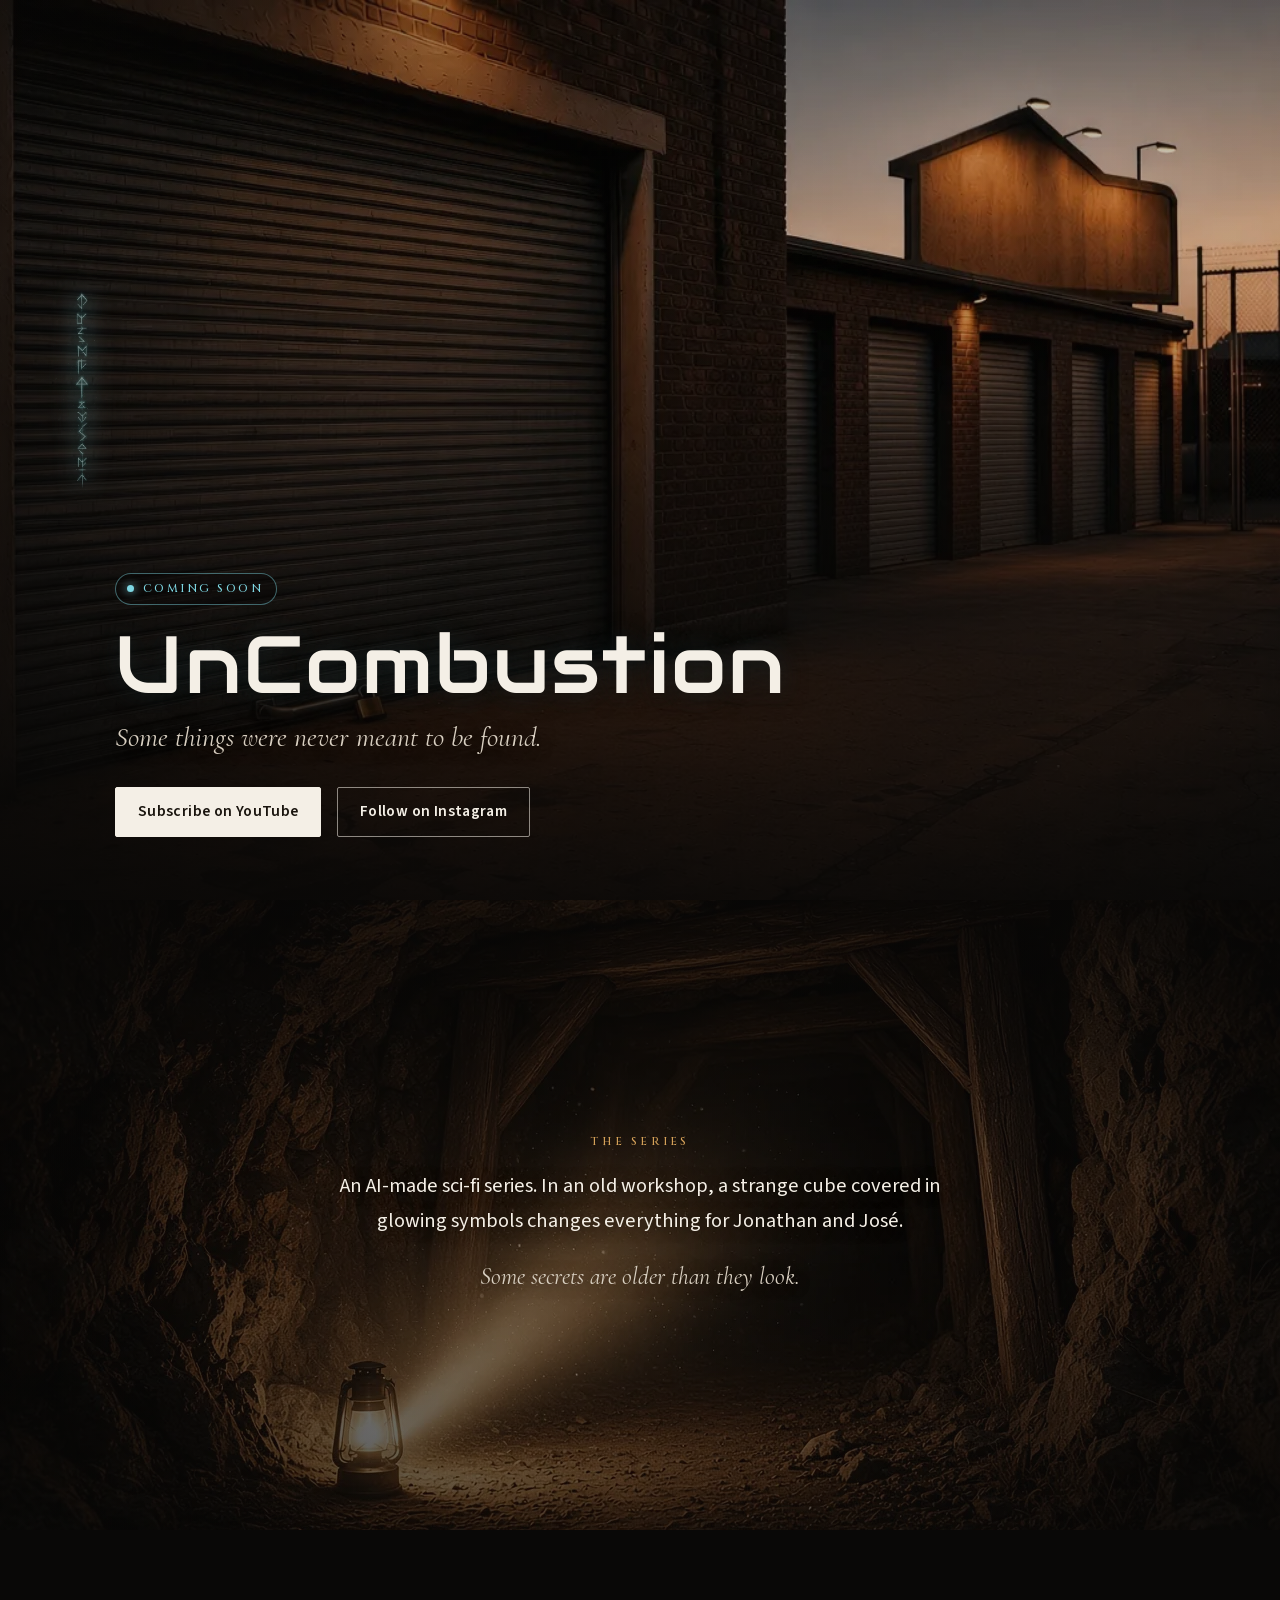
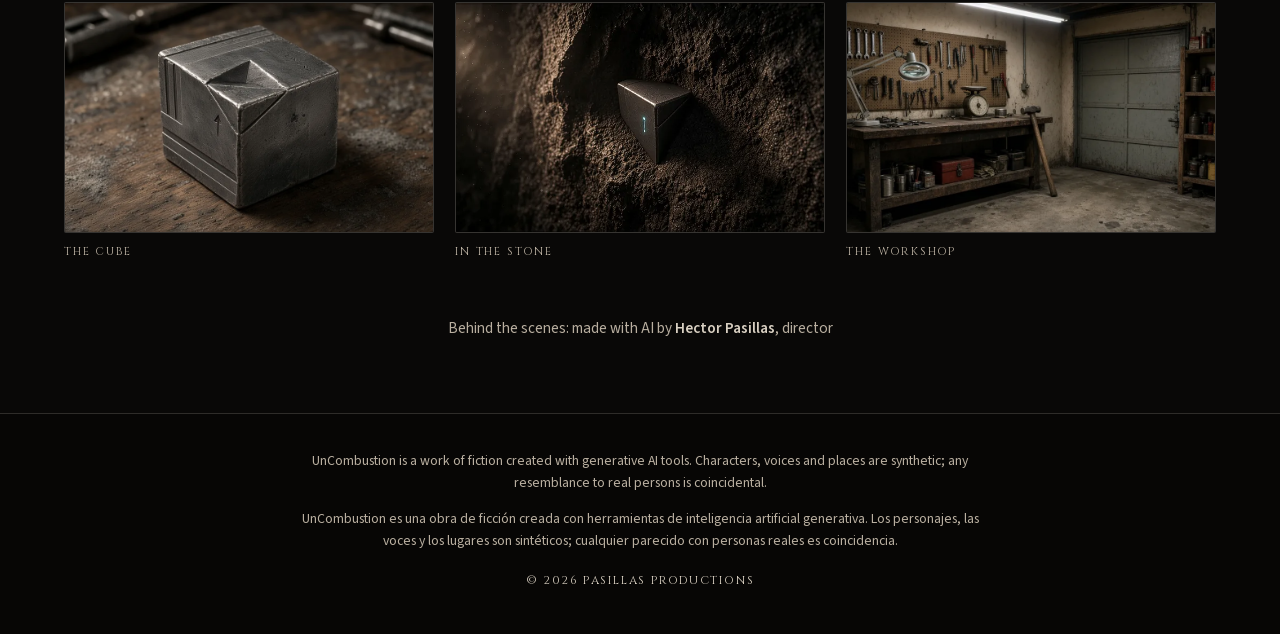
<file: index.html>
<!DOCTYPE html>
<html lang="en">
<head>
  <meta charset="utf-8">
  <meta name="viewport" content="width=device-width, initial-scale=1, viewport-fit=cover">
  <meta name="format-detection" content="telephone=no">
  <title>UnCombustion</title>
  <meta name="description" content="Some things were never meant to be found. An AI-made sci-fi series by Hector Pasillas. Coming soon.">
  <meta name="theme-color" content="#090807">
  <meta name="color-scheme" content="dark">
  <link rel="canonical" href="https://uncombustion.com/">
  <link rel="icon" href="/favicon.svg" type="image/svg+xml">
  <link rel="icon" href="/img/favicon-32.png" type="image/png" sizes="32x32">
  <link rel="apple-touch-icon" href="/img/apple-touch-icon.png">
  <meta property="og:type" content="website">
  <meta property="og:site_name" content="UnCombustion">
  <meta property="og:title" content="UnCombustion">
  <meta property="og:description" content="Some things were never meant to be found.">
  <meta property="og:url" content="https://uncombustion.com/">
  <meta property="og:image" content="https://uncombustion.com/img/og.jpg">
  <meta property="og:image:width" content="1200">
  <meta property="og:image:height" content="630">
  <meta property="og:image:alt" content="A brick warehouse at dusk, its roll-up door locked, with the padlock lying on the concrete.">
  <meta name="twitter:card" content="summary_large_image">
  <meta name="twitter:title" content="UnCombustion">
  <meta name="twitter:description" content="Some things were never meant to be found.">
  <meta name="twitter:image" content="https://uncombustion.com/img/og.jpg">
  <link rel="preload" href="/fonts/audiowide.woff2" as="font" type="font/woff2" crossorigin>
  <link rel="preload" href="/fonts/cinzel.woff2" as="font" type="font/woff2" crossorigin>
  <link rel="preload" href="/fonts/cormorant-garamond-italic.woff2" as="font" type="font/woff2" crossorigin>
  <link rel="preload" href="/fonts/source-sans-3.woff2" as="font" type="font/woff2" crossorigin>
  <link rel="preload" href="/img/hero.webp" as="image">
  <link rel="stylesheet" href="/css/style.css">
</head>
<body>
  <a class="skip" href="#story">Skip to content</a>

  <header class="hero">
    <div class="hero-visual">
      <picture>
        <source type="image/webp" srcset="/img/hero.webp">
        <img src="/img/hero.jpg" width="1280" height="720" alt="A brick warehouse at dusk. A large metal roll-up door is locked, and the padlock lies on the concrete beside it." fetchpriority="high">
      </picture>
      <div class="hero-shade" aria-hidden="true"></div>
      <div class="hero-glyphs" aria-hidden="true"></div>
    </div>
    <div class="hero-copy">
      <p class="badge"><span class="badge-dot" aria-hidden="true"></span> Coming soon</p>
      <h1>UnCombustion</h1>
      <p class="tagline">Some things were never meant to be found.</p>
      <div class="ctas">
        <a class="btn btn-primary" href="https://www.youtube.com/PasillasProductions" rel="noopener noreferrer" target="_blank">Subscribe on YouTube</a>
        <a class="btn btn-secondary" href="https://www.instagram.com/pasillas_productions/" rel="noopener noreferrer" target="_blank">Follow on Instagram</a>
      </div>
    </div>
  </header>

  <main>
    <section class="story" id="story" aria-labelledby="story-heading">
      <div class="story-visual">
        <picture>
          <source type="image/webp" srcset="/img/mine.webp">
          <img src="/img/mine.jpg" width="1280" height="720" alt="A dark mine tunnel framed by timber supports, lit by a single lantern on the ground.">
        </picture>
        <div class="story-shade" aria-hidden="true"></div>
      </div>
      <div class="story-copy">
        <h2 class="kicker" id="story-heading">The series</h2>
        <p>An AI-made sci-fi series. In an old workshop, a strange cube covered in glowing symbols changes everything for Jonathan and José. <span class="whisper">Some secrets are older than they look.</span></p>
      </div>
    </section>

    <section class="gallery" aria-label="Images from the series">
      <ul class="gallery-grid">
        <li>
          <figure>
            <div class="frame">
              <picture>
                <source type="image/webp" srcset="/img/cube.webp">
                <img src="/img/cube.jpg" width="1000" height="562" alt="A small weathered metal cube on a wooden workbench, marked with grooves and a carved arrow.">
              </picture>
            </div>
            <figcaption>The cube</figcaption>
          </figure>
        </li>
        <li>
          <figure>
            <div class="frame">
              <picture>
                <source type="image/webp" srcset="/img/fragment.webp">
                <img src="/img/fragment.jpg" width="1000" height="427" alt="A dark triangular fragment of the cube embedded in rough stone, with a faint cyan mark on one face.">
              </picture>
            </div>
            <figcaption>In the stone</figcaption>
          </figure>
        </li>
        <li>
          <figure>
            <div class="frame">
              <picture>
                <source type="image/webp" srcset="/img/workshop.webp">
                <img src="/img/workshop.jpg" width="1000" height="562" alt="An old workshop with a worn wooden workbench, hanging tools, and a closed metal door.">
              </picture>
            </div>
            <figcaption>The workshop</figcaption>
          </figure>
        </li>
      </ul>
    </section>

    <p class="bts">Behind the scenes: made with AI by <strong>Hector Pasillas</strong>, director</p>
  </main>

  <footer>
    <div class="footer-inner">
      <p class="disclaimer" lang="en">UnCombustion is a work of fiction created with generative AI tools. Characters, voices and places are synthetic; any resemblance to real persons is coincidental.</p>
      <p class="disclaimer" lang="es">UnCombustion es una obra de ficción creada con herramientas de inteligencia artificial generativa. Los personajes, las voces y los lugares son sintéticos; cualquier parecido con personas reales es coincidencia.</p>
      <p class="copyright">© 2026 Pasillas Productions</p>
    </div>
  </footer>
</body>
</html>
</file>
<file: css/style.css>
/* UnCombustion teaser — self-contained, no external requests */
@font-face {
  font-family: "Cinzel";
  src: url("/fonts/cinzel.woff2") format("woff2");
  font-weight: 400 900;
  font-style: normal;
  font-display: swap;
}

@font-face {
  font-family: "Cormorant Garamond";
  src: url("/fonts/cormorant-garamond-italic.woff2") format("woff2");
  font-weight: 300 700;
  font-style: italic;
  font-display: swap;
}

@font-face {
  font-family: "Source Sans 3";
  src: url("/fonts/source-sans-3.woff2") format("woff2");
  font-weight: 400 700;
  font-style: normal;
  font-display: swap;
}

@font-face {
  font-family: "Audiowide";
  src: url("/fonts/audiowide.woff2") format("woff2");
  font-weight: 400;
  font-style: normal;
  font-display: swap;
}


:root {
  --bg: #090807;
  --bg-elev: #141210;
  --ink: #f4efe6;
  --ink-soft: #d8cfc1;
  --ink-mute: #b9afa0;
  --cyan: #7ed7e3;
  --cyan-deep: #3d9aa8;
  --amber: #d7a35a;
  --amber-deep: #a87530;
  --line: rgba(244, 239, 230, 0.16);
  --shadow: rgba(0, 0, 0, 0.55);
  --font-display: "Cinzel", "Times New Roman", Times, serif;
  --font-serif: "Cormorant Garamond", Georgia, "Times New Roman", serif;
  --font-sans: "Source Sans 3", "Segoe UI", system-ui, -apple-system, sans-serif;
  --font-title: "Audiowide", "Segoe UI", system-ui, sans-serif;
  --pad: clamp(1.25rem, 4vw, 3.5rem);
}

*,
*::before,
*::after {
  box-sizing: border-box;
}

html {
  scroll-behavior: smooth;
  background: var(--bg);
  color: var(--ink);
}

body {
  margin: 0;
  font-family: var(--font-sans);
  font-weight: 400;
  font-size: 1.0625rem;
  line-height: 1.65;
  background: var(--bg);
  color: var(--ink);
  min-height: 100vh;
  text-rendering: optimizeLegibility;
  -webkit-font-smoothing: antialiased;
}

img {
  max-width: 100%;
  height: auto;
  display: block;
}

a {
  color: var(--cyan);
}

a:hover {
  color: var(--ink);
}

:focus-visible {
  outline: 2px solid var(--cyan);
  outline-offset: 3px;
}

.skip {
  position: absolute;
  left: 1rem;
  top: -4rem;
  z-index: 100;
  background: var(--bg);
  color: var(--ink);
  padding: 0.55rem 0.9rem;
  border: 1px solid var(--line);
}

.skip:focus {
  top: 1rem;
}

/* ----- Hero ----- */
.hero {
  position: relative;
  min-height: 100svh;
  min-height: 100vh;
  display: flex;
  align-items: flex-end;
  isolation: isolate;
  overflow: hidden;
  color: var(--ink);
}

.hero-visual {
  position: absolute;
  inset: 0;
  z-index: 0;
}

.hero-visual picture,
.hero-visual img {
  width: 100%;
  height: 100%;
  object-fit: cover;
  object-position: 62% 50%;
}

.hero-shade {
  position: absolute;
  inset: 0;
  background:
    linear-gradient(180deg, rgba(9, 8, 7, 0.22) 0%, rgba(9, 8, 7, 0.12) 28%, rgba(9, 8, 7, 0.45) 58%, rgba(9, 8, 7, 0.88) 100%),
    linear-gradient(90deg, rgba(9, 8, 7, 0.55) 0%, rgba(9, 8, 7, 0.18) 42%, rgba(9, 8, 7, 0.08) 100%);
  pointer-events: none;
}

.hero-glyphs {
  position: absolute;
  left: clamp(0.25rem, 3vw, 3rem);
  top: 8%;
  height: 70%;
  width: min(80px, 10vw);
  background: url("/img/glyphs.webp") center / contain no-repeat;
  opacity: 0.55;
  mix-blend-mode: screen;
  pointer-events: none;
  animation: glyph-glow 5.5s ease-in-out infinite;
  filter: drop-shadow(0 0 10px rgba(126, 215, 227, 0.45));
}

.hero-copy {
  position: relative;
  z-index: 1;
  width: 100%;
  max-width: 72rem;
  margin: 0 auto;
  padding: var(--pad);
  padding-bottom: clamp(2.4rem, 7vh, 5.5rem);
  padding-top: 6rem;
}

.badge {
  display: inline-flex;
  align-items: center;
  gap: 0.55rem;
  margin: 0 0 1.15rem;
  padding: 0.35rem 0.8rem 0.35rem 0.65rem;
  border: 1px solid rgba(126, 215, 227, 0.45);
  border-radius: 999px;
  background: rgba(9, 8, 7, 0.45);
  color: var(--cyan);
  font-family: var(--font-display);
  font-size: 0.72rem;
  font-weight: 500;
  letter-spacing: 0.22em;
  text-transform: uppercase;
}

.badge-dot {
  width: 0.45rem;
  height: 0.45rem;
  border-radius: 50%;
  background: var(--cyan);
  box-shadow: 0 0 8px 1px rgba(126, 215, 227, 0.55);
  animation: badge-pulse 2.8s ease-in-out infinite;
}

.hero h1 {
  margin: 0 0 0.7rem;
  font-family: var(--font-title);
  font-weight: 400;
  font-size: clamp(2.05rem, 6.6vw, 5.05rem);
  letter-spacing: 0.025em;
  line-height: 1.05;
  text-transform: none;
  color: var(--ink);
  max-width: 100%;
  text-shadow:
    0 0 24px rgba(126, 215, 227, 0.12),
    0 2px 24px rgba(0, 0, 0, 0.65);
  animation: title-glow 6s ease-in-out infinite;
}

.tagline {
  margin: 0 0 1.85rem;
  max-width: 28em;
  font-family: var(--font-serif);
  font-style: italic;
  font-weight: 400;
  font-size: clamp(1.2rem, 2.5vw, 1.75rem);
  line-height: 1.35;
  color: var(--ink-soft);
  text-shadow: 0 2px 18px rgba(0, 0, 0, 0.6);
}

.ctas {
  display: flex;
  flex-wrap: wrap;
  gap: 0.8rem 1rem;
}

.btn {
  display: inline-flex;
  align-items: center;
  justify-content: center;
  min-height: 3rem;
  padding: 0.7rem 1.35rem;
  border-radius: 2px;
  font-family: var(--font-sans);
  font-size: 0.98rem;
  font-weight: 600;
  letter-spacing: 0.025em;
  text-decoration: none;
  text-align: center;
  transition: background-color 0.2s ease, color 0.2s ease, border-color 0.2s ease, box-shadow 0.2s ease;
}

.btn-primary {
  background: var(--ink);
  color: #1a150f;
  border: 1px solid var(--ink);
}

.btn-primary:hover,
.btn-primary:focus-visible {
  background: var(--cyan);
  border-color: var(--cyan);
  color: #0b1214;
  box-shadow: 0 0 22px rgba(126, 215, 227, 0.35);
}

.btn-secondary {
  background: transparent;
  color: var(--ink);
  border: 1px solid rgba(244, 239, 230, 0.55);
}

.btn-secondary:hover,
.btn-secondary:focus-visible {
  border-color: var(--amber);
  color: var(--ink);
  box-shadow: 0 0 18px rgba(215, 163, 90, 0.28);
  background: rgba(215, 163, 90, 0.08);
}

/* ----- Story ----- */
.story {
  position: relative;
  min-height: 70svh;
  display: flex;
  align-items: center;
  justify-content: center;
  isolation: isolate;
  overflow: hidden;
  padding: clamp(4rem, 10vh, 7rem) var(--pad);
}

.story-visual {
  position: absolute;
  inset: 0;
  z-index: 0;
}

.story-visual picture,
.story-visual img {
  width: 100%;
  height: 100%;
  object-fit: cover;
  object-position: center;
}

.story-shade {
  position: absolute;
  inset: 0;
  background:
    linear-gradient(180deg, rgba(9, 8, 7, 0.62) 0%, rgba(9, 8, 7, 0.38) 48%, rgba(9, 8, 7, 0.55) 100%),
    radial-gradient(ellipse at 50% 70%, rgba(9, 8, 7, 0.05) 0%, rgba(9, 8, 7, 0.5) 78%);
  pointer-events: none;
}

.story-copy {
  position: relative;
  z-index: 1;
  max-width: 38rem;
  text-align: center;
}

.kicker {
  margin: 0 0 1.1rem;
  font-family: var(--font-display);
  font-size: 0.72rem;
  font-weight: 500;
  letter-spacing: 0.28em;
  text-transform: uppercase;
  color: var(--amber);
}

.story-copy p {
  margin: 0;
  font-size: clamp(1.08rem, 2vw, 1.28rem);
  line-height: 1.7;
  color: var(--ink);
  text-shadow: 0 1px 16px rgba(0, 0, 0, 0.55);
}

.story-copy .whisper {
  display: block;
  margin-top: 1.15rem;
  font-family: var(--font-serif);
  font-style: italic;
  font-size: clamp(1.2rem, 2.2vw, 1.5rem);
  color: var(--ink-soft);
}

/* ----- Gallery ----- */
.gallery {
  padding: clamp(3.5rem, 8vh, 6rem) var(--pad) clamp(2.5rem, 6vh, 4rem);
  background: var(--bg);
}

.gallery-grid {
  list-style: none;
  margin: 0 auto;
  padding: 0;
  max-width: 72rem;
  display: grid;
  grid-template-columns: 1fr;
  gap: 1.25rem;
}

@media (min-width: 720px) {
  .gallery-grid {
    grid-template-columns: repeat(3, 1fr);
    gap: 1.35rem;
  }
}

.gallery figure {
  margin: 0;
}

.gallery .frame {
  position: relative;
  overflow: hidden;
  border-radius: 2px;
  border: 1px solid var(--line);
  background: #11100e;
  aspect-ratio: 16 / 10;
}

.gallery .frame picture,
.gallery .frame img {
  position: absolute;
  inset: 0;
  width: 100%;
  height: 100%;
}
.gallery img {
  object-fit: cover;
  transition: transform 0.7s ease, filter 0.7s ease;
  filter: saturate(0.92);
}

.gallery figure:hover img {
  transform: scale(1.04);
  filter: saturate(1.05);
}

@media (prefers-reduced-motion: reduce) {
  .gallery figure:hover img {
    transform: none;
  }
}

.gallery figcaption {
  margin: 0.65rem 0 0;
  font-family: var(--font-display);
  font-size: 0.7rem;
  letter-spacing: 0.16em;
  text-transform: uppercase;
  color: var(--ink-mute);
}

/* ----- Behind the scenes ----- */
.bts {
  margin: 0 auto;
  padding: 0 var(--pad) clamp(3.5rem, 8vh, 5.5rem);
  max-width: 40rem;
  text-align: center;
  font-size: 0.95rem;
  color: var(--ink-mute);
}

.bts strong {
  font-weight: 600;
  color: var(--ink-soft);
}

/* ----- Footer ----- */
footer {
  border-top: 1px solid var(--line);
  padding: 2.25rem var(--pad) 2.75rem;
  background: #070605;
}

.footer-inner {
  max-width: 44rem;
  margin: 0 auto;
  text-align: center;
}

.disclaimer {
  margin: 0 0 0.85rem;
  font-size: 0.86rem;
  line-height: 1.6;
  color: var(--ink-mute);
}

.copyright {
  margin: 1.2rem 0 0;
  font-family: var(--font-display);
  font-size: 0.72rem;
  letter-spacing: 0.14em;
  text-transform: uppercase;
  color: var(--ink-soft);
}

/* ----- 404 ----- */
.not-found {
  min-height: 100svh;
  min-height: 100vh;
  display: flex;
  flex-direction: column;
  align-items: center;
  justify-content: center;
  padding: var(--pad);
  text-align: center;
  background:
    radial-gradient(ellipse at 50% 40%, rgba(61, 154, 168, 0.12), transparent 55%),
    var(--bg);
}

.not-found h1 {
  margin: 0 0 0.8rem;
  font-family: var(--font-title);
  font-weight: 400;
  font-size: clamp(1.7rem, 6vw, 3.4rem);
  letter-spacing: 0.025em;
  text-transform: none;
}

.not-found p {
  margin: 0 0 1.8rem;
  font-family: var(--font-serif);
  font-style: italic;
  font-size: clamp(1.15rem, 2.4vw, 1.5rem);
  color: var(--ink-soft);
}

/* ----- Motion ----- */
@keyframes glyph-glow {
  0%, 100% {
    opacity: 0.42;
    filter: drop-shadow(0 0 6px rgba(126, 215, 227, 0.3));
  }
  50% {
    opacity: 0.85;
    filter: drop-shadow(0 0 16px rgba(126, 215, 227, 0.75));
  }
}

@keyframes badge-pulse {
  0%, 100% {
    box-shadow: 0 0 6px 0 rgba(126, 215, 227, 0.35);
  }
  50% {
    box-shadow: 0 0 12px 3px rgba(126, 215, 227, 0.7);
  }
}

@keyframes title-glow {
  0%, 100% {
    text-shadow: 0 0 18px rgba(126, 215, 227, 0.08), 0 2px 24px rgba(0, 0, 0, 0.65);
  }
  50% {
    text-shadow: 0 0 28px rgba(126, 215, 227, 0.28), 0 2px 24px rgba(0, 0, 0, 0.65);
  }
}

@media (prefers-reduced-motion: reduce) {
  html {
    scroll-behavior: auto;
  }
  .hero-glyphs,
  .badge-dot,
  .hero h1,
  .gallery img {
    animation: none;
    transition: none;
  }
  .hero-glyphs {
    opacity: 0.5;
    filter: drop-shadow(0 0 8px rgba(126, 215, 227, 0.35));
  }
  .badge-dot {
    box-shadow: 0 0 8px 1px rgba(126, 215, 227, 0.5);
  }
  .hero h1 {
    text-shadow: 0 0 22px rgba(126, 215, 227, 0.16), 0 2px 24px rgba(0, 0, 0, 0.65);
  }
}

@media (max-width: 639px) {
  .hero-glyphs {
    left: auto;
    right: 0.4rem;
    top: 10%;
    height: 42%;
    width: 54px;
    opacity: 0.32;
  }
  .hero-visual img {
    object-position: 70% 50%;
  }
  .ctas {
    flex-direction: column;
    align-items: stretch;
  }
  .btn {
    width: 100%;
  }
  .hero h1 {
    letter-spacing: 0.008em;
  }
}

@media (min-width: 960px) {
  .gallery .frame.wide {
    aspect-ratio: 16 / 9;
  }
}
</file>
